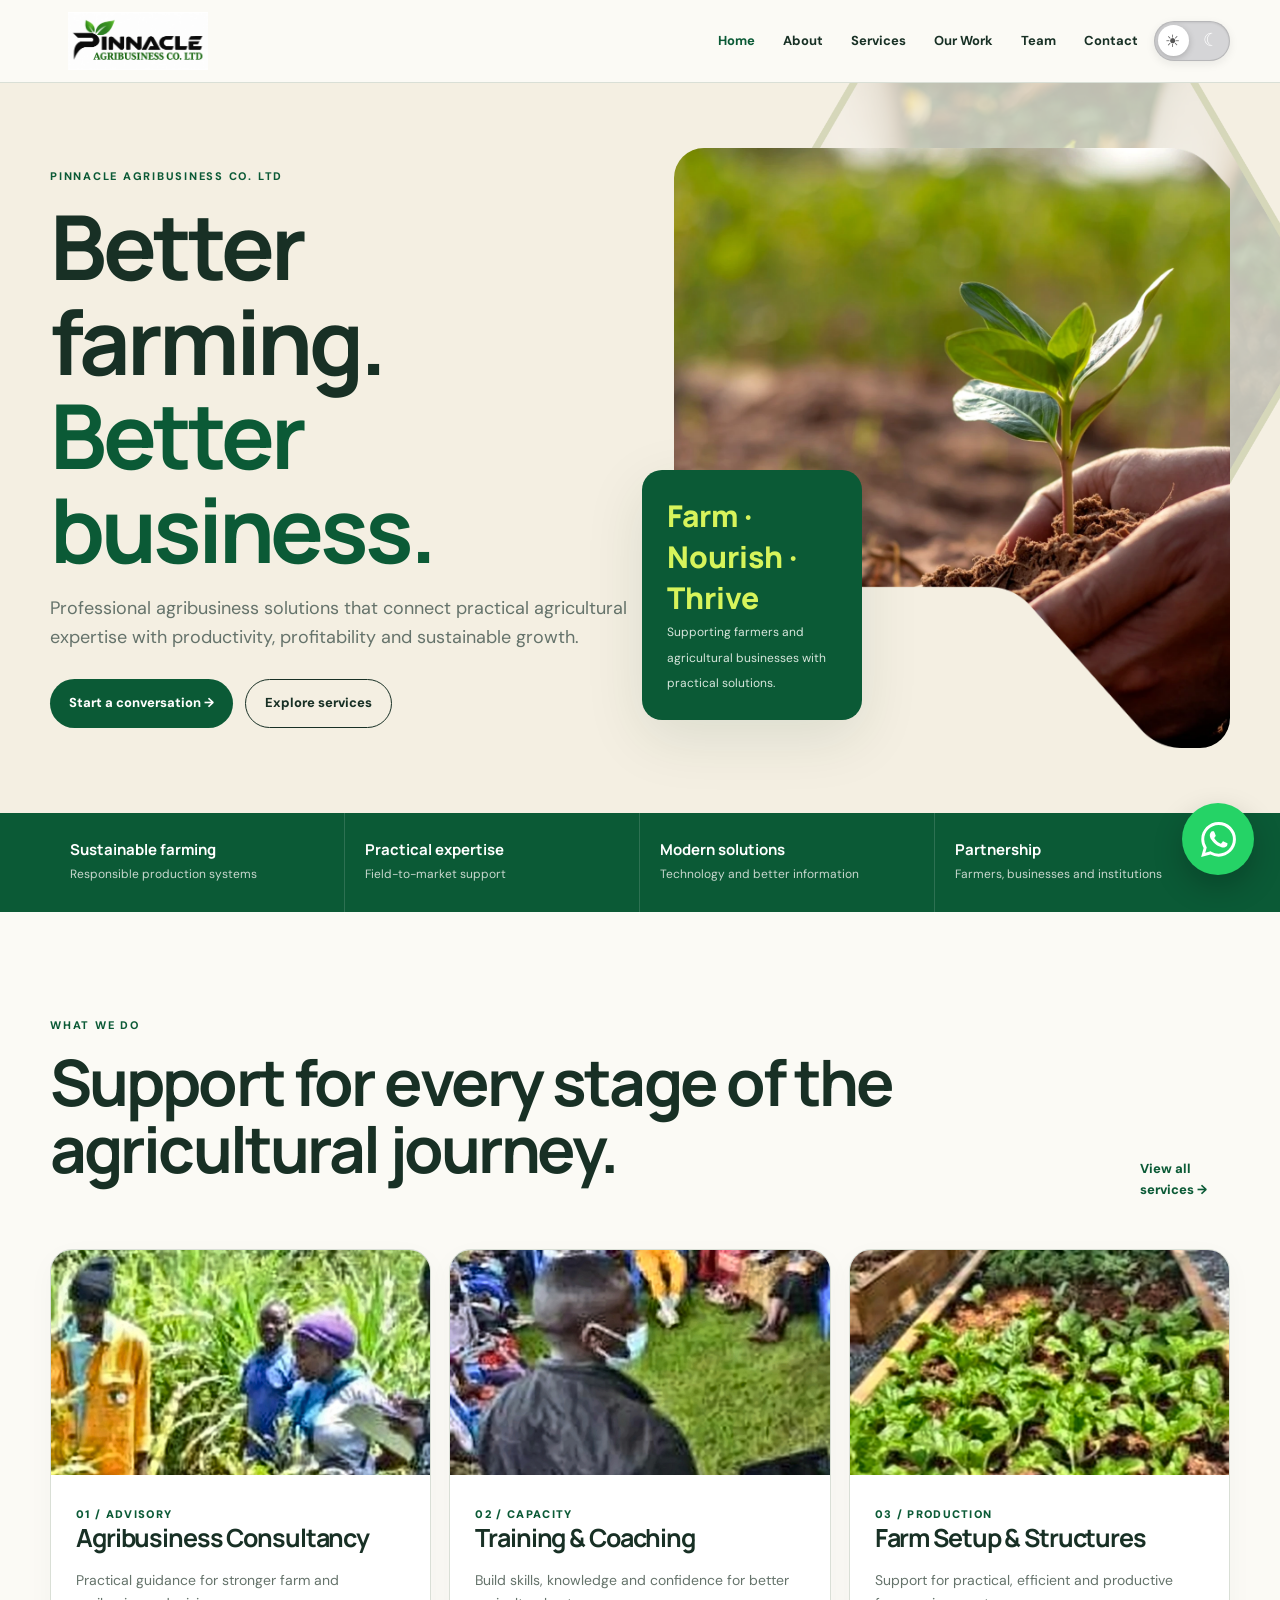
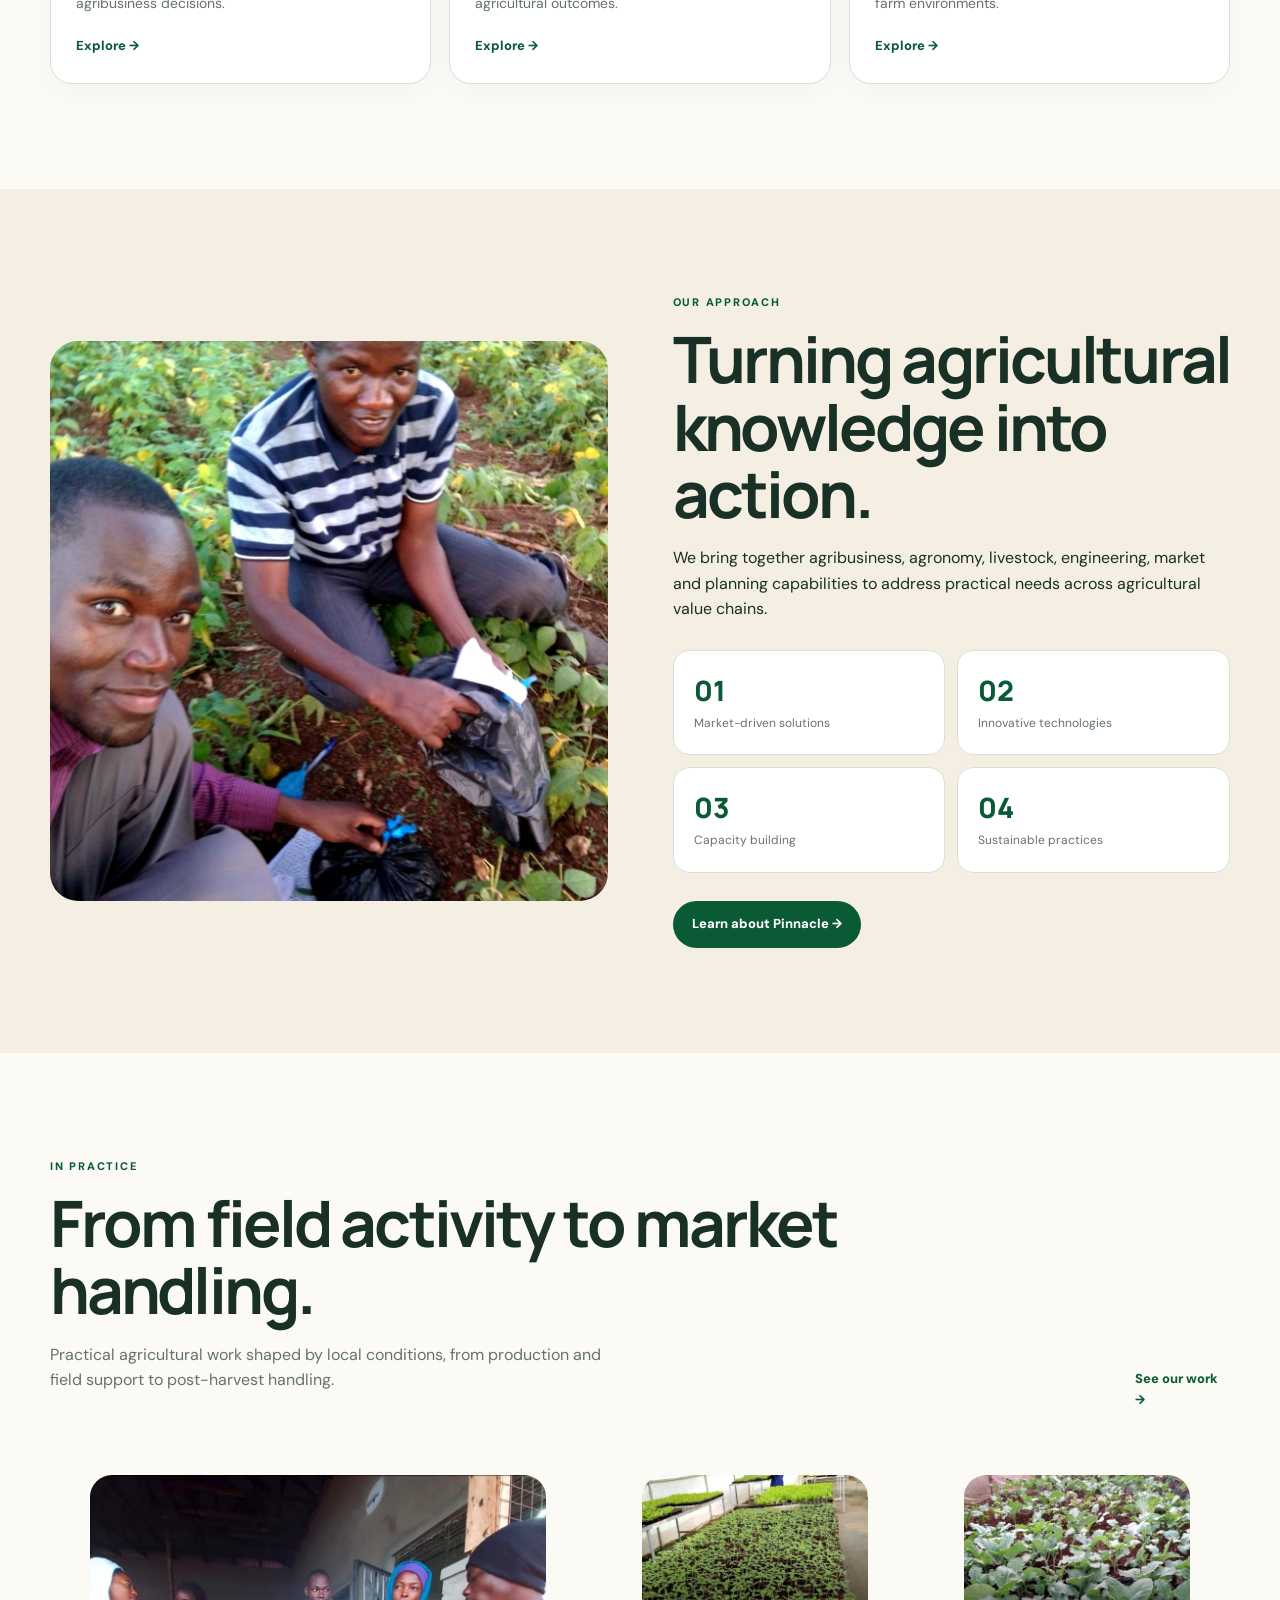
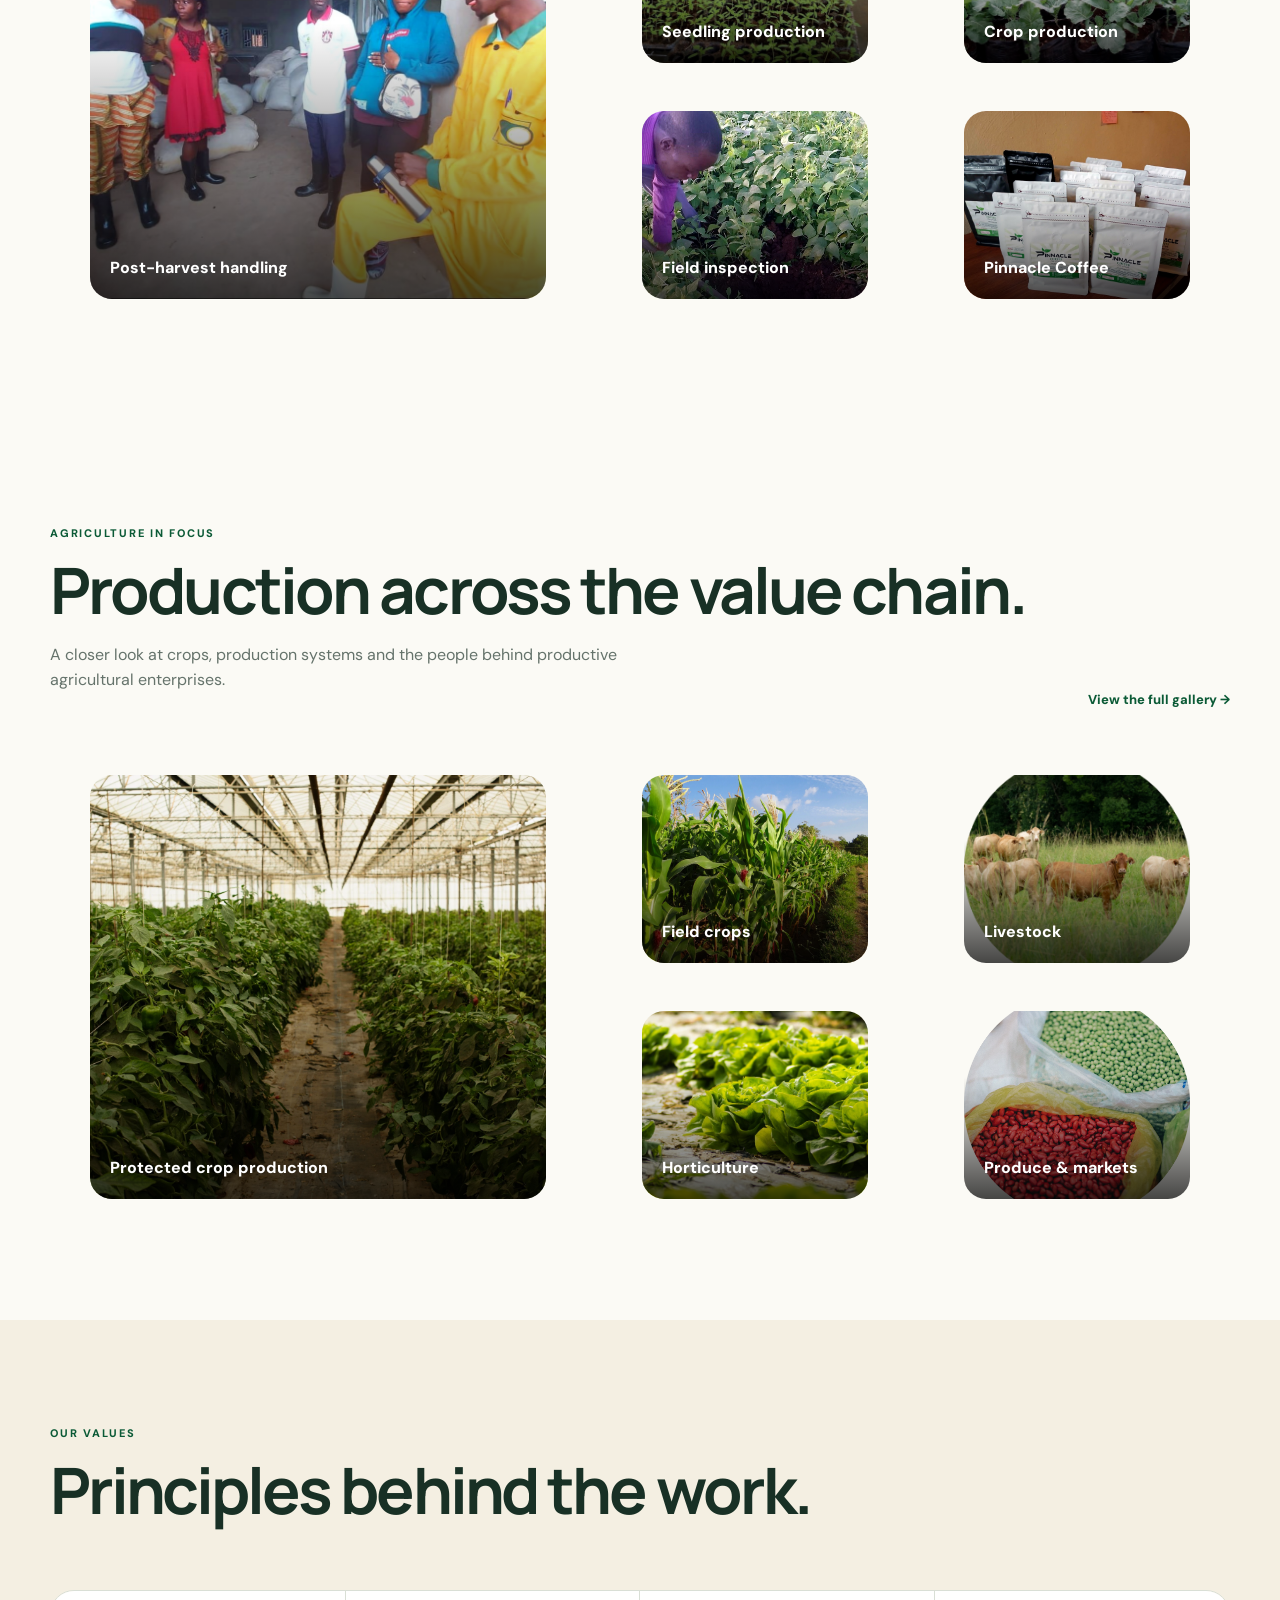
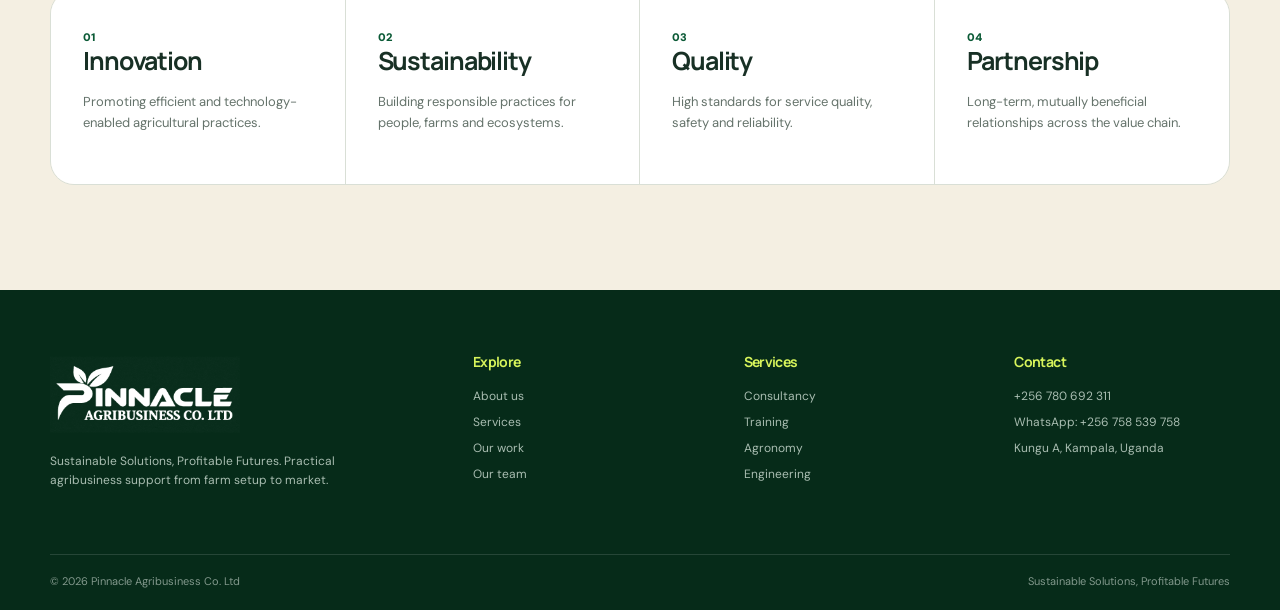
<file: index.html>
<!doctype html><html lang="en"><head><meta charset="utf-8"><meta name="viewport" content="width=device-width,initial-scale=1"><meta name="description" content="Pinnacle Agribusiness Co. Ltd"><title>Index | Pinnacle Agribusiness</title><link rel="icon" type="image/png" href="assets/favicon.png"><link rel="apple-touch-icon" href="assets/favicon.png"><link rel="stylesheet" href="css/styles.css"><script>document.documentElement.dataset.theme=localStorage.getItem('pinnacle-theme')||(matchMedia('(prefers-color-scheme: dark)').matches?'dark':'light')</script></head><body><header class="site-header"><div class="container nav-wrap"><a class="brand" href="index.html"><img src="assets/logo-pinnacle.jpg" alt="Pinnacle Agribusiness Co. Ltd"></a><button class="menu-toggle" aria-label="Open menu" aria-expanded="false"><span></span><span></span><span></span></button><nav class="nav"><a class="active" href="index.html">Home</a><a class="" href="about.html">About</a><a class="" href="services.html">Services</a><a class="" href="projects.html">Our Work</a><a class="" href="team.html">Team</a><a class="" href="contact.html">Contact</a><button id="themeToggle" class="theme-toggle" aria-label="Toggle theme"></button></nav></div></header><main><section class="hero"><img class="hero-leaf-scatter" src="assets/images/user-assets/leaf-scatter.webp" alt="" aria-hidden="true"><div class="container hero-grid"><div class="hero-copy"><p class="eyebrow">PINNACLE AGRIBUSINESS CO. LTD</p><h1>Better farming.<br><em>Better business.</em></h1><p>Professional agribusiness solutions that connect practical agricultural expertise with productivity, profitability and sustainable growth.</p><div class="hero-actions"><a class="btn btn-green" href="contact.html">Start a conversation →</a><a class="btn btn-outline" href="services.html">Explore services</a></div></div><div class="hero-visual"><img src="assets/images/user-assets/seedling-dark.webp" alt="Young plant growing in a field"><div class="hero-card"><strong>Farm · Nourish · Thrive</strong><span>Supporting farmers and agricultural businesses with practical solutions.</span></div></div></div></section><section class="strip"><div class="container strip-grid"><div class="strip-item"><strong>Sustainable farming</strong><span>Responsible production systems</span></div><div class="strip-item"><strong>Practical expertise</strong><span>Field-to-market support</span></div><div class="strip-item"><strong>Modern solutions</strong><span>Technology and better information</span></div><div class="strip-item"><strong>Partnership</strong><span>Farmers, businesses and institutions</span></div></div></section><section class="section"><div class="container"><div class="section-head"><div><p class="eyebrow">WHAT WE DO</p><h2>Support for every stage of the agricultural journey.</h2></div><a class="link" href="services.html">View all services →</a></div><div class="cards"><article class="card"><img src="assets/images/gallery/field-scouting-visit.jpg"><div class="card-body"><span class="card-num">01 / ADVISORY</span><h3>Agribusiness Consultancy</h3><p>Practical guidance for stronger farm and agribusiness decisions.</p><a href="services.html">Explore →</a></div></article><article class="card"><img src="assets/images/gallery/farmer-training-session.jpg"><div class="card-body"><span class="card-num">02 / CAPACITY</span><h3>Training & Coaching</h3><p>Build skills, knowledge and confidence for better agricultural outcomes.</p><a href="services.html">Explore →</a></div></article><article class="card"><img src="assets/images/gallery/urban-garden-beds.jpg"><div class="card-body"><span class="card-num">03 / PRODUCTION</span><h3>Farm Setup & Structures</h3><p>Support for practical, efficient and productive farm environments.</p><a href="services.html">Explore →</a></div></article></div></div></section><section class="section beige"><div class="container split"><div class="split-img"><img src="assets/images/pinnacle-work/field-teamwork.jpg" alt="Pinnacle field teamwork"></div><div><p class="eyebrow">OUR APPROACH</p><h2>Turning agricultural knowledge into action.</h2><p>We bring together agribusiness, agronomy, livestock, engineering, market and planning capabilities to address practical needs across agricultural value chains.</p><div class="stats"><div class="stat"><strong>01</strong><span>Market-driven solutions</span></div><div class="stat"><strong>02</strong><span>Innovative technologies</span></div><div class="stat"><strong>03</strong><span>Capacity building</span></div><div class="stat"><strong>04</strong><span>Sustainable practices</span></div></div><a class="btn btn-green" style="margin-top:28px" href="about.html">Learn about Pinnacle →</a></div></div></section><section class="section"><div class="container"><div class="section-head"><div><p class="eyebrow">IN PRACTICE</p><h2>From field activity to market handling.</h2><p>Practical agricultural work shaped by local conditions, from production and field support to post-harvest handling.</p></div><a class="link" href="projects.html">See our work →</a></div><div class="feature-grid"><figure class="feature big"><img src="assets/images/gallery/pack-house-sorting.jpg"><figcaption>Post-harvest handling</figcaption></figure><figure class="feature"><img src="assets/images/pinnacle-work/greenhouse-nursery.jpg"><figcaption>Seedling production</figcaption></figure><figure class="feature"><img src="assets/images/pinnacle-work/vegetable-production.jpg"><figcaption>Crop production</figcaption></figure><figure class="feature"><img src="assets/images/pinnacle-work/field-inspection.jpg"><figcaption>Field inspection</figcaption></figure><figure class="feature"><img src="assets/images/pinnacle-work/pinnacle-coffee-1.jpg"><figcaption>Pinnacle Coffee</figcaption></figure></div></div></section><section class="section"><div class="container"><div class="section-head"><div><p class="eyebrow">AGRICULTURE IN FOCUS</p><h2>Production across the value chain.</h2><p>A closer look at crops, production systems and the people behind productive agricultural enterprises.</p></div><a class="link" href="projects.html">View the full gallery →</a></div><div class="feature-grid"><figure class="feature big"><img src="assets/images/user-assets/greenhouse-peppers.webp" alt="Greenhouse pepper production"><figcaption>Protected crop production</figcaption></figure><figure class="feature"><img src="assets/images/user-assets/corn-field.webp" alt="Corn field"><figcaption>Field crops</figcaption></figure><figure class="feature"><img src="assets/images/user-assets/cattle-circle.webp" alt="Cattle in pasture"><figcaption>Livestock</figcaption></figure><figure class="feature"><img src="assets/images/user-assets/lettuce-field.webp" alt="Lettuce field"><figcaption>Horticulture</figcaption></figure><figure class="feature"><img src="assets/images/user-assets/market-beans-circle.webp" alt="Market produce"><figcaption>Produce & markets</figcaption></figure></div></div></section><section class="section beige"><div class="container"><div class="section-head"><div><p class="eyebrow">OUR VALUES</p><h2>Principles behind the work.</h2></div></div><div class="values"><div class="value"><span>01</span><h3>Innovation</h3><p>Promoting efficient and technology-enabled agricultural practices.</p></div><div class="value"><span>02</span><h3>Sustainability</h3><p>Building responsible practices for people, farms and ecosystems.</p></div><div class="value"><span>03</span><h3>Quality</h3><p>High standards for service quality, safety and reliability.</p></div><div class="value"><span>04</span><h3>Partnership</h3><p>Long-term, mutually beneficial relationships across the value chain.</p></div></div></div></section></main><a class="floating-whatsapp" href="https://wa.me/256758539758" target="_blank" rel="noopener" aria-label="Chat with Pinnacle on WhatsApp"><svg viewBox="0 0 24 24" aria-hidden="true"><path d="M20.5 3.5A11.84 11.84 0 0 0 12.08 0C5.53 0 .2 5.32.2 11.87c0 2.09.55 4.13 1.59 5.93L.1 24l6.35-1.66a11.88 11.88 0 0 0 5.63 1.42h.01c6.55 0 11.88-5.32 11.88-11.87 0-3.17-1.24-6.15-3.47-8.39ZM12.09 21.7h-.01a9.86 9.86 0 0 1-5.03-1.38l-.36-.21-3.77.99 1.01-3.67-.23-.38a9.86 9.86 0 0 1-1.51-5.18c0-5.43 4.42-9.85 9.86-9.85 2.63 0 5.1 1.03 6.96 2.89a9.81 9.81 0 0 1 2.89 6.97c0 5.43-4.42 9.85-9.81 9.85Zm5.4-7.38c-.3-.15-1.75-.86-2.02-.96-.27-.1-.47-.15-.67.15-.2.3-.76.96-.93 1.16-.17.2-.34.22-.64.07-.3-.15-1.26-.46-2.4-1.47-.89-.79-1.49-1.77-1.66-2.07-.17-.3-.02-.46.13-.61.13-.13.3-.34.44-.51.15-.17.2-.29.3-.49.1-.2.05-.37-.02-.52-.07-.15-.67-1.61-.92-2.21-.24-.58-.49-.5-.67-.51h-.57c-.2 0-.52.07-.79.37-.27.3-1.03 1.01-1.03 2.46s1.06 2.86 1.21 3.06c.15.2 2.09 3.19 5.07 4.47.71.31 1.27.49 1.71.63.72.23 1.38.2 1.9.12.58-.09 1.75-.72 2-1.41.25-.69.25-1.28.17-1.41-.07-.12-.27-.2-.57-.35Z"/></svg></a><footer class="footer"><div class="container"><div class="footer-grid"><div class="footer-brand"><img src="assets/logo-pinnacle-white.png" alt="Pinnacle Agribusiness"><p class="footer-tagline">Sustainable Solutions, Profitable Futures. Practical agribusiness support from farm setup to market.</p></div><div><h4>Explore</h4><a href="about.html">About us</a><a href="services.html">Services</a><a href="projects.html">Our work</a><a href="team.html">Our team</a></div><div><h4>Services</h4><a href="services.html">Consultancy</a><a href="services.html">Training</a><a href="services.html">Agronomy</a><a href="services.html">Engineering</a></div><div class="footer-contact"><h4>Contact</h4><a href="tel:+256780692311">+256 780 692 311</a><a href="https://wa.me/256758539758">WhatsApp: +256 758 539 758</a><a href="contact.html">Kungu A, Kampala, Uganda</a></div></div><div class="footer-bottom"><span>© 2026 Pinnacle Agribusiness Co. Ltd</span><span>Sustainable Solutions, Profitable Futures</span></div></div></footer><script src="js/main.js"></script></body></html>
</file>
<file: css/styles.css>
@import url('https://fonts.googleapis.com/css2?family=DM+Sans:wght@400;500;600;700&family=Manrope:wght@600;700;800&display=swap');
:root{--green:#0b5a36;--deep:#07351f;--lime:#d7f45b;--yellow:#e7ef69;--beige:#f4efe2;--paper:#fbfaf5;--ink:#183025;--muted:#65736b;--line:#d9dfd6;--white:#fff;--shadow:0 18px 60px rgba(9,55,31,.10);--header:rgba(251,250,245,.92)}
html[data-theme=dark]{--paper:#0b120e;--beige:#111a14;--ink:#eef6ef;--muted:#a8b5ad;--line:#2a3b30;--white:#121b16;--header:rgba(11,18,14,.92);--shadow:0 18px 60px rgba(0,0,0,.25)}
*{box-sizing:border-box}html{scroll-behavior:smooth}body{margin:0;background:var(--paper);color:var(--ink);font-family:'DM Sans',sans-serif;line-height:1.6;transition:.25s}img{max-width:100%;display:block}a{color:inherit;text-decoration:none}.container{width:min(1180px,calc(100% - 40px));margin:auto}.site-header{position:sticky;top:0;z-index:100;background:var(--header);backdrop-filter:blur(16px);border-bottom:1px solid var(--line)}.nav-wrap{height:82px;display:flex;align-items:center;justify-content:space-between;gap:24px}.brand img{width:176px;height:58px;object-fit:contain}.nav{display:flex;align-items:center;gap:4px}.nav a{padding:10px 12px;font-size:13px;font-weight:700;color:var(--ink)}.nav a:hover,.nav a.active{color:var(--green)}.nav-cta{background:var(--green)!important;color:#fff!important;border-radius:999px;padding:11px 18px!important}.menu-toggle{display:none;background:none;border:0}.menu-toggle span{display:block;width:25px;height:2px;background:var(--ink);margin:5px}.theme-toggle{position:relative;width:76px;height:40px;padding:0 9px;border:1px solid var(--line);border-radius:999px;background:var(--beige);color:var(--ink);display:flex;align-items:center;justify-content:space-between;cursor:pointer;box-shadow:inset 0 1px 2px rgba(0,0,0,.08);transition:background .25s,border-color .25s,box-shadow .25s}.theme-toggle:hover{box-shadow:0 4px 14px rgba(0,0,0,.12)}.theme-toggle .toggle-icon{position:relative;z-index:2;width:18px;height:18px;display:grid;place-items:center;opacity:.48;transition:opacity .25s,color .25s}.theme-toggle .toggle-icon svg{width:17px;height:17px}.theme-toggle .toggle-knob{position:absolute;z-index:1;top:4px;left:4px;width:30px;height:30px;border-radius:50%;background:var(--white);box-shadow:0 2px 8px rgba(0,0,0,.18);transition:transform .28s cubic-bezier(.4,0,.2,1),background .25s}.theme-toggle[data-theme="dark"] .toggle-knob{transform:translateX(36px)}.theme-toggle[data-theme="dark"] .moon-icon,.theme-toggle[data-theme="light"] .sun-icon{opacity:1;color:var(--green)}.theme-toggle[data-theme="dark"]{background:#202824;border-color:#34443a}.theme-toggle[data-theme="dark"] .toggle-knob{background:#f3f7f1}.theme-toggle[data-theme="dark"] .moon-icon{color:#17301f}.theme-toggle[data-theme="dark"] .sun-icon{color:#cbd5cf}.theme-toggle .toggle-label{position:absolute;width:1px;height:1px;padding:0;margin:-1px;overflow:hidden;clip:rect(0,0,0,0);white-space:nowrap;border:0}
.eyebrow{font-size:11px;font-weight:800;letter-spacing:.16em;color:var(--green);text-transform:uppercase;margin:0 0 14px}.eyebrow.light{color:var(--lime)}h1,h2,h3,h4{font-family:Manrope,sans-serif;line-height:1.05;margin:0 0 18px;letter-spacing:-.045em}h1{font-size:clamp(48px,7vw,92px)}h2{font-size:clamp(38px,5vw,66px)}h3{font-size:25px}p{margin:0 0 18px}.btn{display:inline-flex;align-items:center;gap:10px;border-radius:999px;padding:13px 19px;font-weight:800;font-size:13px}.btn-green{background:var(--green);color:#fff}.btn-yellow{background:var(--lime);color:#17301f}.btn-outline{border:1px solid currentColor}.hero{background:var(--beige);overflow:hidden;position:relative}.hero-leaf-scatter{position:absolute;z-index:0;right:-4%;top:-5%;width:min(620px,48vw);height:auto;pointer-events:none;opacity:.22}.hero-grid{position:relative;z-index:1}.hero-grid{min-height:690px;display:grid;grid-template-columns:1.02fr .98fr;align-items:center;gap:45px;padding:65px 0}.hero-copy{max-width:630px}.hero-copy h1 em{color:var(--green);font-style:normal}.hero-copy>p:not(.eyebrow){font-size:18px;color:var(--muted);max-width:590px}.hero-actions{display:flex;gap:12px;flex-wrap:wrap;margin-top:28px}.hero-visual{position:relative;height:600px}.hero-visual img{width:100%;height:100%;object-fit:cover;border-radius:30px 0 30px 30px}.leaf-accent-section{position:relative;overflow:hidden}.leaf-accent{position:absolute;right:-65px;bottom:-150px;width:280px;max-width:24vw;opacity:.10;transform:rotate(-18deg);pointer-events:none}.hero-card{position:absolute;left:-32px;bottom:28px;background:var(--green);color:#fff;padding:25px;border-radius:20px;width:220px;box-shadow:var(--shadow)}.hero-card strong{display:block;font:800 30px Manrope;color:var(--lime)}.hero-card span{font-size:12px;color:#d7e6dc}.strip{background:var(--green);color:#fff}.strip-grid{display:grid;grid-template-columns:repeat(4,1fr)}.strip-item{padding:26px 20px;border-right:1px solid rgba(255,255,255,.14)}.strip-item:last-child{border:0}.strip strong{display:block;font:700 15px Manrope}.strip span{font-size:12px;color:#c8d7ce}.section{padding:105px 0}.section.beige{background:var(--beige)}.section-head{display:flex;justify-content:space-between;align-items:end;gap:40px;margin-bottom:48px}.section-head p:not(.eyebrow){color:var(--muted);max-width:570px}.link{color:var(--green);font-weight:800;font-size:13px}.cards{display:grid;grid-template-columns:repeat(3,1fr);gap:18px}.card{background:var(--white);border:1px solid var(--line);border-radius:22px;overflow:hidden;transition:.25s;box-shadow:0 8px 28px rgba(0,0,0,.03)}.card:hover{transform:translateY(-4px);box-shadow:var(--shadow)}.card img{height:225px;width:100%;object-fit:cover}.card-body{padding:25px}.card-num{color:var(--green);font-size:11px;font-weight:900;letter-spacing:.12em}.card p{color:var(--muted);font-size:14px}.card a{font-size:13px;font-weight:800;color:var(--green)}.split{display:grid;grid-template-columns:1fr 1fr;gap:65px;align-items:center}.split-img{height:560px;border-radius:28px;overflow:hidden}.split-img img{width:100%;height:100%;object-fit:cover}.stats{display:grid;grid-template-columns:1fr 1fr;gap:12px;margin-top:28px}.stat{background:var(--white);border:1px solid var(--line);border-radius:16px;padding:20px}.stat strong{font:800 28px Manrope;color:var(--green);display:block}.stat span{font-size:12px;color:var(--muted)}.feature-grid{display:grid;grid-template-columns:1.4fr .8fr .8fr;grid-auto-rows:220px;gap:16px}.feature{position:relative;border-radius:22px;overflow:hidden}.feature.big{grid-row:span 2}.feature img{width:100%;height:100%;object-fit:cover;transition:.4s}.feature:hover img{transform:scale(1.04)}.feature:after{content:'';position:absolute;inset:35% 0 0;background:linear-gradient(transparent,rgba(0,0,0,.72))}.feature figcaption{position:absolute;z-index:2;left:20px;right:20px;bottom:18px;color:#fff;font-weight:800}.values{display:grid;grid-template-columns:repeat(4,1fr);gap:0;border:1px solid var(--line);border-radius:24px;overflow:hidden}.value{padding:32px;background:var(--white);border-right:1px solid var(--line)}.value:last-child{border:0}.value span{color:var(--green);font-weight:900;font-size:11px}.value p{font-size:13px;color:var(--muted)}.page-hero{padding:90px 0;background:var(--beige)}.page-hero-grid{display:flex;justify-content:space-between;align-items:end;gap:40px}.page-hero p:last-child{max-width:520px;color:var(--muted)}.team-grid{display:grid;grid-template-columns:repeat(4,1fr);gap:18px}.team-card{background:var(--white);border:1px solid var(--line);border-radius:22px;overflow:hidden}.team-card img{height:320px;width:100%;object-fit:cover;object-position:center top}.team-card div{padding:20px}.team-card h3{font-size:20px;margin-bottom:5px}.team-card p{color:var(--green);font-size:12px;font-weight:800}.contact-grid{display:grid;grid-template-columns:.9fr 1.1fr;gap:55px}.contact-card{background:var(--green);color:#fff;border-radius:28px;padding:45px}.contact-card p{color:#c8d7ce}.contact-list{display:grid;gap:14px;margin-top:30px}.contact-list a{padding:15px 17px;border:1px solid rgba(255,255,255,.18);border-radius:14px}.form{background:var(--white);border:1px solid var(--line);border-radius:28px;padding:40px}.form-grid{display:grid;grid-template-columns:1fr 1fr;gap:16px}.field{display:grid;gap:7px}.field.full{grid-column:1/-1}.field label{font-size:12px;font-weight:800}.field input,.field textarea,.field select{font:inherit;padding:13px 14px;border:1px solid var(--line);border-radius:12px;background:var(--paper);color:var(--ink);outline:none}.field textarea{min-height:150px;resize:vertical}.footer{background:#062b19;color:#fff;padding:65px 0 20px}.footer-grid{display:grid;grid-template-columns:minmax(260px,1.45fr) repeat(3,minmax(150px,.85fr));gap:55px}.footer-brand{padding-right:25px}.footer img{width:190px;filter:brightness(0) invert(1)}.footer p,.footer a{color:#a9bdb1;font-size:12px}.footer a{display:block;width:max-content;max-width:100%;padding:4px 0;line-height:1.5;transition:color .2s,transform .2s}.footer a:hover{color:var(--lime);transform:translateX(2px)}.footer h4{font-size:14px;color:var(--lime);margin-bottom:13px}.footer .footer-contact a{white-space:normal}.footer .footer-tagline{max-width:330px;margin-top:18px}.footer-bottom{border-top:1px solid rgba(255,255,255,.13);margin-top:45px;padding-top:18px;color:#82988c;font-size:11px;display:flex;justify-content:space-between}.mobile-only{display:none}
@media(max-width:950px){.hero-leaf-scatter{width:520px;right:-150px;top:80px;opacity:.16}.leaf-accent{width:220px;max-width:32vw;right:-70px;bottom:-110px}.nav{display:none;position:absolute;top:82px;left:18px;right:18px;background:var(--white);border:1px solid var(--line);border-radius:18px;padding:10px;flex-direction:column;align-items:stretch;box-shadow:var(--shadow)}.nav.open{display:flex}.nav a{padding:13px 14px}.menu-toggle{display:block}.hero-grid,.split,.contact-grid{grid-template-columns:1fr}.hero-visual{height:480px}.hero-grid{padding:55px 0}.strip-grid{grid-template-columns:1fr 1fr}.strip-item:nth-child(2){border-right:0}.strip-item{border-bottom:1px solid rgba(255,255,255,.14)}.cards{grid-template-columns:1fr 1fr}.values{grid-template-columns:1fr 1fr}.value:nth-child(2){border-right:0}.value{border-bottom:1px solid var(--line)}.team-grid{grid-template-columns:1fr 1fr}.feature-grid{grid-template-columns:1fr 1fr}.feature.big{grid-row:span 1}.footer-grid{grid-template-columns:1fr 1fr}}
@media(max-width:640px){.hero-leaf-scatter{width:430px;right:-180px;top:90px;opacity:.12}.leaf-accent{width:180px;max-width:42vw;right:-60px;bottom:-80px}.container{width:min(100% - 28px,1180px)}.nav-wrap{height:70px}.nav{top:70px}.brand img{width:155px}.hero-grid{min-height:auto}.hero-visual{height:360px}.hero-card{left:14px;bottom:14px}.strip-grid{grid-template-columns:1fr 1fr}.cards,.values,.team-grid,.feature-grid,.footer-grid{grid-template-columns:repeat(2,minmax(0,1fr))}.cards{gap:12px}.card{border-radius:16px}.card img{height:145px}.card-body{padding:15px}.card-body h3{font-size:17px;line-height:1.08}.card-body p{font-size:12px;line-height:1.45}.team-grid{gap:12px}.team-card{border-radius:16px}.team-card img{height:205px}.team-card div{padding:13px}.team-card h3{font-size:16px;line-height:1.1}.team-card p{font-size:10px}.feature-grid{gap:10px;grid-auto-rows:175px}.feature{border-radius:16px}.feature figcaption{left:12px;right:12px;bottom:12px;font-size:12px}.values{border-radius:16px}.value{padding:18px 14px}.value h3{font-size:17px}.value p{font-size:11px;line-height:1.45}.section{padding:75px 0}.section-head,.page-hero-grid{display:block}.section-head .link{display:inline-block;margin-top:15px}.split-img{height:360px}.value{border-right:0!important}.field{grid-column:auto!important}.footer-grid{gap:30px 20px}.footer-brand{grid-column:1/-1;padding-right:0}.footer img{width:165px}.footer h4{font-size:13px}.footer a{font-size:11px}.footer-bottom{display:block}.footer-bottom span{display:block;margin-top:8px}.page-hero{padding:70px 0}.page-hero h1{font-size:clamp(40px,12vw,62px)}.theme-toggle{width:70px;height:38px}.theme-toggle[data-theme="dark"] .toggle-knob{transform:translateX(32px)}}

/* Global theme + navigation refinements */
html[data-theme=dark] .site-header{background:rgba(11,18,14,.9)}
html[data-theme=dark] .nav a:hover,html[data-theme=dark] .nav a.active{color:var(--lime)}
html[data-theme=dark] .footer{background:#061c12}
html[data-theme=dark] .card:hover{box-shadow:0 18px 55px rgba(0,0,0,.32)}
@media(max-width:950px){.hero-leaf-scatter{width:520px;right:-150px;top:80px;opacity:.16}.leaf-accent{width:220px;max-width:32vw;right:-70px;bottom:-110px}.theme-toggle{align-self:center;margin:5px 0;width:76px}.nav .theme-toggle{margin:6px auto}}

/* Contact page — map + enquiry layout */
.contact-section{padding-top:82px}.contact-heading{display:flex;justify-content:space-between;align-items:end;gap:50px;margin-bottom:45px}.contact-heading h2{font-size:clamp(40px,5vw,64px)}.contact-heading>p{max-width:500px;color:var(--muted);font-size:16px}.contact-layout{display:grid;grid-template-columns:1fr 1.05fr;gap:34px;align-items:start}.office-panel{min-width:0}.office-map-card{position:relative;background:var(--white);border:1px solid var(--line);border-radius:24px;overflow:hidden;box-shadow:var(--shadow)}.office-map-card iframe{display:block;width:100%;height:475px;border:0;filter:saturate(.9)}.map-label{position:absolute;z-index:2;top:20px;left:20px;right:20px;background:rgba(255,255,255,.96);color:#14251c;border-radius:14px;padding:15px 17px;display:flex;align-items:center;gap:12px;box-shadow:0 8px 25px rgba(0,0,0,.12);backdrop-filter:blur(8px)}.map-label strong{display:block;font:800 14px Manrope}.map-label small{display:block;margin-top:3px;color:#65736b;font-size:12px}.map-pin{width:35px;height:35px;border-radius:50%;display:grid;place-items:center;background:var(--green);color:var(--lime);font-size:20px;font-weight:900}.map-open{position:absolute;z-index:2;right:15px;bottom:15px;background:var(--white);border:1px solid var(--line);border-radius:999px;padding:9px 13px;font-size:11px;font-weight:800;color:var(--green);box-shadow:0 5px 18px rgba(0,0,0,.12)}.office-details{display:grid;grid-template-columns:1fr;gap:0;margin-top:17px;background:var(--white);border:1px solid var(--line);border-radius:20px;overflow:hidden}.office-detail{display:flex;gap:15px;align-items:center;padding:18px 20px;border-bottom:1px solid var(--line)}.office-detail:last-child{border-bottom:0}.detail-icon{width:36px;height:36px;flex:0 0 36px;border-radius:50%;display:grid;place-items:center;background:var(--beige);color:var(--green);font-weight:900}.detail-label{display:block;color:var(--green);font-size:10px;font-weight:900;letter-spacing:.12em;margin-bottom:3px}.office-detail strong{font-size:13px}.contact-form{border-radius:24px;padding:38px 40px;box-shadow:var(--shadow)}.form-title{font-size:clamp(30px,3.4vw,43px);letter-spacing:-.04em;margin-bottom:30px}.form-title span{color:var(--muted);font-family:'DM Sans',sans-serif;font-weight:400;letter-spacing:-.02em}.contact-form .field input,.contact-form .field textarea,.contact-form .field select{min-height:52px;border-radius:9px;background:var(--white);font-size:14px}.contact-form .field textarea{min-height:260px}.contact-form .field label{font-size:11px;letter-spacing:.04em;color:var(--ink)}.contact-submit{border:0;cursor:pointer;margin-top:22px;min-width:150px;justify-content:center}.contact-submit span{font-size:18px}.form-note{margin:13px 0 0;color:var(--muted);font-size:11px}.floating-whatsapp{position:fixed;right:26px;bottom:25px;width:72px;height:72px;border-radius:50%;z-index:90;display:grid;place-items:center;background:#25d366;color:#fff;box-shadow:0 12px 30px rgba(0,0,0,.22);transition:transform .2s,box-shadow .2s}.floating-whatsapp:hover{transform:translateY(-3px);box-shadow:0 15px 35px rgba(0,0,0,.28)}.floating-whatsapp svg{width:35px;height:35px;fill:currentColor}.dark .map-label{background:rgba(18,27,22,.96);color:#eef6ef}.dark .map-label small{color:#a8b5ad}.dark .map-open{background:var(--white)}
@media(max-width:950px){.hero-leaf-scatter{width:520px;right:-150px;top:80px;opacity:.16}.leaf-accent{width:220px;max-width:32vw;right:-70px;bottom:-110px}.contact-heading{display:block}.contact-heading>p{margin-top:18px}.contact-layout{grid-template-columns:1fr}.office-map-card iframe{height:430px}}
@media(max-width:640px){.hero-leaf-scatter{width:430px;right:-180px;top:90px;opacity:.12}.leaf-accent{width:180px;max-width:42vw;right:-60px;bottom:-80px}.contact-section{padding-top:65px}.contact-heading{margin-bottom:32px}.office-map-card iframe{height:360px}.map-label{top:12px;left:12px;right:12px}.map-open{right:10px;bottom:10px}.contact-form{padding:28px 20px}.contact-form .field textarea{min-height:200px}.floating-whatsapp{width:60px;height:60px;right:16px;bottom:17px}.floating-whatsapp svg{width:29px;height:29px}}

/* V3 polish: professional sun/moon theme switch */
.theme-toggle{flex:0 0 auto;overflow:hidden;background:#d5d5d7;border:1px solid rgba(0,0,0,.14);box-shadow:inset 0 1px 2px rgba(0,0,0,.08),0 3px 10px rgba(0,0,0,.08)}
.theme-toggle::before{content:"☀";position:absolute;left:10px;top:50%;transform:translateY(-50%);font-size:17px;line-height:1;color:#555;z-index:3;pointer-events:none}
.theme-toggle::after{content:"☾";position:absolute;right:10px;top:50%;transform:translateY(-53%);font-size:18px;line-height:1;color:#fff;z-index:3;pointer-events:none}
.theme-toggle .toggle-icon{display:none}
.theme-toggle .toggle-knob{width:31px;height:31px;top:3px;left:3px;background:#fff;box-shadow:0 2px 7px rgba(0,0,0,.2)}
.theme-toggle[data-theme="dark"]{background:#292929;border-color:#111}
.theme-toggle[data-theme="dark"] .toggle-knob{transform:translateX(37px);background:#fff}
.theme-toggle[data-theme="dark"]::before{color:#999}
.theme-toggle[data-theme="dark"]::after{color:#fff}
@media(max-width:640px){.hero-leaf-scatter{width:430px;right:-180px;top:90px;opacity:.12}.leaf-accent{width:180px;max-width:42vw;right:-60px;bottom:-80px}.theme-toggle{width:72px;height:38px}.theme-toggle[data-theme="dark"] .toggle-knob{transform:translateX(34px)}}
/* Keep the full Contact map + office details + enquiry form together on all screen sizes. */
.contact-layout{min-height:0}
.office-panel,.contact-form{align-self:start}
@media(max-width:640px){.hero-leaf-scatter{width:430px;right:-180px;top:90px;opacity:.12}.leaf-accent{width:180px;max-width:42vw;right:-60px;bottom:-80px}.contact-layout{gap:24px}.office-map-card iframe{height:330px}.office-details{margin-top:14px}.contact-form{padding:26px 18px}.form-title{font-size:30px}}

/* V4 visual asset integration — fill the large page-hero visual spaces with supplied agricultural imagery. */
.page-hero{position:relative;overflow:hidden;background:var(--beige)}
.page-hero::before{content:"";position:absolute;inset:0 0 0 48%;background-image:linear-gradient(90deg,var(--beige) 0%,rgba(244,239,226,.72) 18%,rgba(244,239,226,.12) 100%),url("../images/user-assets/leaf-scatter-wide.webp");background-size:cover,520px;background-position:center,right center;background-repeat:no-repeat;opacity:.18;pointer-events:none}
html[data-theme=dark] .page-hero::before{background-image:linear-gradient(90deg,var(--beige) 0%,rgba(17,26,20,.74) 20%,rgba(17,26,20,.14) 100%),url("../images/user-assets/leaf-scatter-wide.webp");opacity:.12}
.page-hero-grid{position:relative;z-index:1;display:grid;grid-template-columns:minmax(0,.88fr) minmax(420px,1.12fr);align-items:center;gap:56px;padding:90px 0}
.page-hero-right{display:flex;flex-direction:column;gap:22px;min-width:0}
.page-hero-visual{position:relative;height:430px;border-radius:30px;overflow:hidden;background:var(--white);box-shadow:var(--shadow);border:1px solid rgba(9,55,31,.12)}
.page-hero-visual::after{content:"";position:absolute;inset:0;background:linear-gradient(180deg,rgba(5,28,17,.02) 35%,rgba(5,28,17,.55) 100%);pointer-events:none}
.page-hero-visual img{width:100%;height:100%;object-fit:cover;display:block;transition:transform .5s ease}
.page-hero-visual:hover img{transform:scale(1.025)}
.page-hero-badge{position:absolute;z-index:2;left:22px;bottom:20px;padding:10px 14px;border-radius:999px;background:rgba(255,255,255,.9);color:var(--green);font-size:10px;font-weight:900;letter-spacing:.12em;box-shadow:0 8px 22px rgba(0,0,0,.12);backdrop-filter:blur(8px)}
html[data-theme=dark] .page-hero-badge{background:rgba(18,27,22,.9);color:var(--lime)}
.page-hero-description{max-width:570px!important;color:var(--muted);font-size:16px;line-height:1.7;margin:0;padding-left:10px}
.page-hero-work .page-hero-visual img{object-position:center 45%}
.page-hero-services .page-hero-visual img{object-position:center 48%}
.page-hero-about .page-hero-visual img{object-position:center 52%}
.page-hero-contact .page-hero-visual img{object-position:center 45%}
@media(max-width:950px){.page-hero::before{inset:45% 0 0;background-size:cover,430px}.page-hero-grid{grid-template-columns:1fr;gap:32px;padding:70px 0}.page-hero-right{gap:18px}.page-hero-visual{height:400px}.page-hero-description{padding-left:0}}
@media(max-width:640px){.page-hero-grid{padding:62px 0;gap:26px}.page-hero-visual{height:300px;border-radius:22px}.page-hero-badge{left:14px;bottom:14px;font-size:9px;padding:8px 11px}.page-hero-description{font-size:14px}.page-hero::before{display:none}}

/* V6 team hero — image-led composition inspired by the supplied reference layout. */
.page-hero-team{overflow:hidden}
.page-hero-team .page-hero-grid{grid-template-columns:minmax(0,.82fr) minmax(520px,1.18fr);gap:58px}
.team-hero-copy{position:relative;z-index:2}
.team-hero-intro{max-width:470px!important;margin-top:26px;color:var(--muted);font-size:16px;line-height:1.7}
.team-hero-art{position:relative;min-height:500px}
.team-art-main{position:absolute;right:38px;top:10px;width:min(520px,88%);height:420px;border-radius:34px 34px 34px 0;overflow:hidden;box-shadow:0 24px 60px rgba(0,0,0,.16);border:8px solid var(--white);z-index:2}
.team-art-main img{width:100%;height:100%;object-fit:cover;display:block}
.team-art-secondary{position:absolute;left:0;bottom:18px;width:220px;height:190px;border-radius:26px;overflow:hidden;border:7px solid var(--white);box-shadow:0 18px 40px rgba(0,0,0,.17);z-index:4;transform:rotate(-3deg)}
.team-art-secondary img{width:100%;height:100%;object-fit:cover;display:block}
.team-art-person{position:absolute;right:0;bottom:0;width:112px;height:112px;border-radius:50%;overflow:hidden;border:7px solid var(--white);box-shadow:0 14px 35px rgba(0,0,0,.2);z-index:5;background:var(--white)}
.team-art-person img{width:100%;height:100%;object-fit:cover;object-position:center top;display:block}
.team-art-leaves{position:absolute;right:-110px;top:-95px;width:420px;height:270px;z-index:1;opacity:.7;pointer-events:none;transform:rotate(-3deg)}
.team-art-leaves img{width:100%;height:100%;object-fit:cover;display:block}
.team-art-label{position:absolute;left:160px;bottom:0;z-index:6;background:var(--green);color:#fff;border-radius:18px;padding:15px 19px;box-shadow:0 14px 35px rgba(0,0,0,.18);min-width:205px}
.team-art-label span{display:block;font-size:9px;font-weight:900;letter-spacing:.16em;color:var(--lime);margin-bottom:5px}
.team-art-label strong{font:800 18px Manrope;letter-spacing:-.02em}
html[data-theme=dark] .team-art-main,html[data-theme=dark] .team-art-secondary,html[data-theme=dark] .team-art-person{border-color:#17231c}
html[data-theme=dark] .team-art-leaves{opacity:.34}
@media(max-width:950px){.page-hero-team .page-hero-grid{grid-template-columns:1fr;gap:35px}.team-hero-art{min-height:470px}.team-art-main{right:25px;width:82%;height:390px}.team-art-secondary{left:15px;bottom:15px}.team-art-label{left:175px}.team-art-person{right:5px;bottom:5px}}
@media(max-width:640px){.team-hero-intro{font-size:14px;margin-top:18px}.team-hero-art{min-height:330px}.team-art-main{right:5px;top:5px;width:88%;height:270px;border-radius:24px 24px 24px 0;border-width:5px}.team-art-secondary{left:0;bottom:0;width:145px;height:125px;border-width:5px;border-radius:18px}.team-art-person{right:0;bottom:0;width:78px;height:78px;border-width:5px}.team-art-label{left:105px;bottom:6px;min-width:150px;padding:10px 12px;border-radius:13px}.team-art-label span{font-size:7px}.team-art-label strong{font-size:13px}.team-art-leaves{right:-105px;top:-55px;width:290px;height:190px}}
</file>
